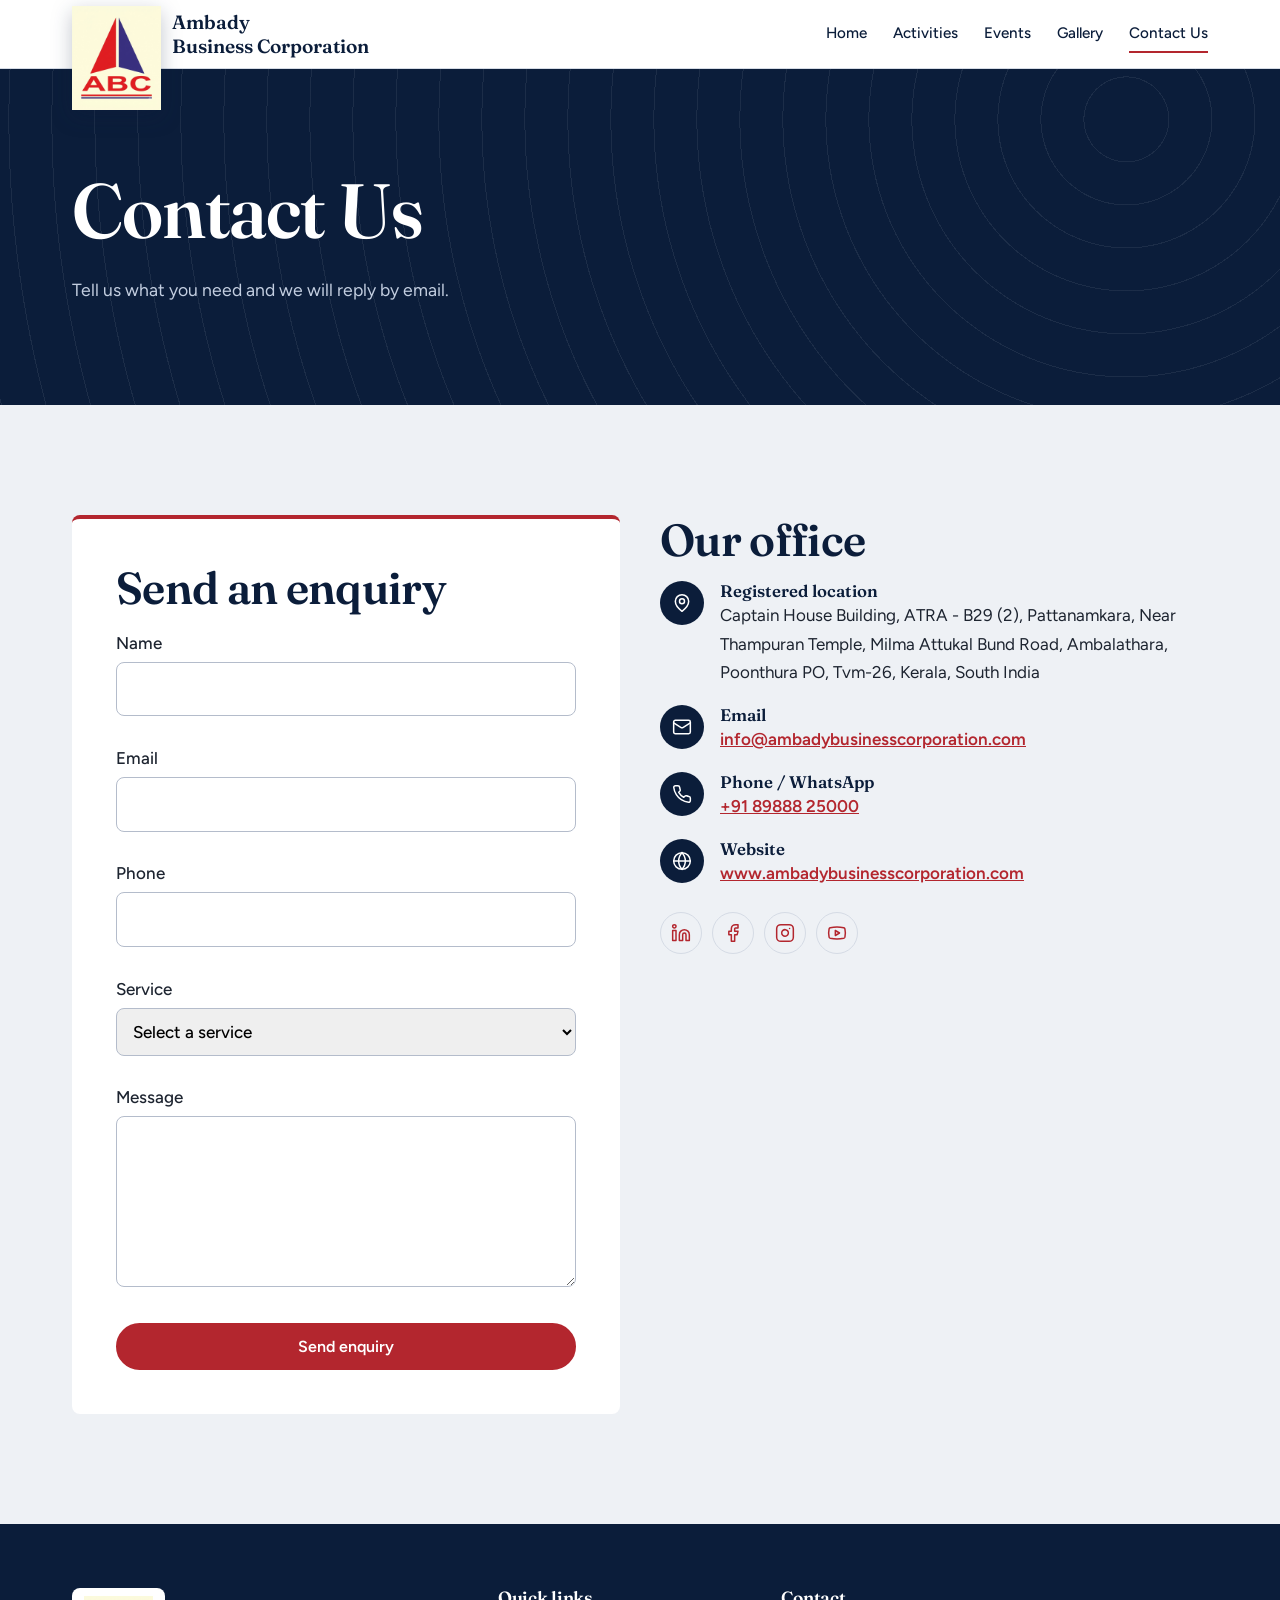
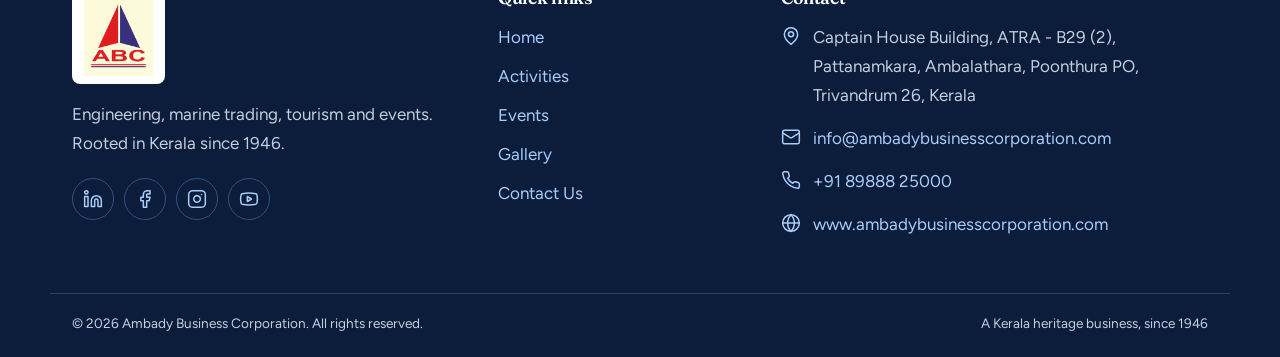
<file: contact.html>
<!DOCTYPE html>
<html lang="en"><head><meta charset="utf-8"><meta name="viewport" content="width=device-width,initial-scale=1">
<title>Contact Us | Ambady Business Corporation, Trivandrum</title>
<meta name="description" content="Contact Ambady Business Corporation in Poonthura, Trivandrum, Kerala. Send an enquiry or visit our office.">
<meta name="keywords" content="contact Ambady Business Corporation, Trivandrum office, Poonthura">
<link rel="canonical" href="https://ambadybusinesscorporation.com/contact.html">
<meta property="og:type" content="website"><meta property="og:title" content="Contact Us | Ambady Business Corporation, Trivandrum"><meta property="og:description" content="Contact Ambady Business Corporation in Poonthura, Trivandrum, Kerala. Send an enquiry or visit our office."><meta property="og:url" content="https://ambadybusinesscorporation.com/contact.html"><meta property="og:image" content="https://images.unsplash.com/photo-1507525428034-b723cf961d3e?w=1200&q=70">
<link rel="preconnect" href="https://fonts.googleapis.com"><link rel="preconnect" href="https://fonts.gstatic.com" crossorigin>
<link href="https://fonts.googleapis.com/css2?family=Fraunces:opsz,wght@9..144,400;9..144,600&family=Figtree:wght@400;500;600&display=swap" rel="stylesheet">
<link rel="stylesheet" href="style.css"></head><body>
<div id="site-header"></div><main>
<section class="banner"><div class="wrap"><h1>Contact Us</h1><p>Tell us what you need and we will reply by email.</p></div></section>
<section class="alt contact"><div class="wrap two"><div><h2>Send an enquiry</h2>
<form id="enquiry" novalidate>
<label>Name<input id="name" autocomplete="name"><span class="err" aria-live="polite"></span></label>
<label>Email<input id="email" type="email" autocomplete="email"><span class="err" aria-live="polite"></span></label>
<label>Phone<input id="phone" type="tel" autocomplete="tel"><span class="err" aria-live="polite"></span></label>
<label>Service<select id="service"><option value="">Select a service</option><option>Project Management Consultancy</option><option>Marine &amp; Oil &amp; Gas Trading</option><option>Manpower &amp; Recruitment</option><option>Technical Compliance</option><option>Resorts &amp; Hotels</option><option>Boat Clubs</option><option>Ambady Events</option></select><span class="err" aria-live="polite"></span></label>
<label>Message<textarea id="msg" rows="5"></textarea><span class="err" aria-live="polite"></span></label>
<button class="btn" type="submit">Send enquiry</button>
<p id="done" class="ok" hidden>Thanks. Your enquiry is ready; connect the form to your email or backend service to receive it.</p></form></div>
<div><h2>Our office</h2><ul class="info"><li><span class="ic" data-i="pin"></span><div><strong>Registered location</strong>Captain House Building, ATRA - B29 (2), Pattanamkara, Near Thampuran Temple, Milma Attukal Bund Road, Ambalathara, Poonthura PO, Tvm-26, Kerala, South India</div></li>
<li><span class="ic" data-i="mail"></span><div><strong>Email</strong><a href="mailto:info@ambadybusinesscorporation.com">info@ambadybusinesscorporation.com</a></div></li>
<li><span class="ic" data-i="phone"></span><div><strong>Phone / WhatsApp</strong><a href="tel:+918988825000">+91 89888 25000</a></div></li>
<li><span class="ic" data-i="globe"></span><div><strong>Website</strong><a href="https://www.ambadybusinesscorporation.com">www.ambadybusinesscorporation.com</a></div></li></ul>
<div class="soc"><a href="#" aria-label="LinkedIn"><span data-i="linkedin"></span></a><a href="#" aria-label="Facebook"><span data-i="facebook"></span></a><a href="#" aria-label="Instagram"><span data-i="instagram"></span></a><a href="#" aria-label="YouTube"><span data-i="youtube"></span></a></div>
<iframe title="Office location map" loading="lazy" src="https://www.google.com/maps?q=Poonthura,Thiruvananthapuram,Kerala&output=embed"></iframe></div></div></section>
</main><div id="site-footer"></div><script src="script.js" defer></script></body></html>
</file>
<file: style.css>
:root{--navy:#0b1d3a;--sea:#173a6b;--red:#b3262e;--mist:#eef1f5;--ink:#1d2430;--mute:#59647a;--line:#d5dbe5;--r:8px}
*{box-sizing:border-box;margin:0}
html{scroll-behavior:smooth}
body{font:17px/1.7 'Figtree',sans-serif;color:var(--ink);background:#fff}
h1,h2,h3{font-family:'Fraunces',serif;font-weight:600;color:var(--navy);line-height:1.1;letter-spacing:-.015em}
h1{font-size:clamp(2.3rem,6vw,4.8rem)}h2{font-size:clamp(1.8rem,3.6vw,2.8rem);margin-bottom:1rem}h3{font-size:1.25rem;margin-bottom:.3rem}
img{display:block;width:100%;height:100%;object-fit:cover}
.wrap{max-width:1180px;margin:auto;padding:0 22px}
section{padding:clamp(56px,9vw,110px) 0}.alt{background:var(--mist)}
.btn{display:inline-block;padding:12px 26px;border-radius:99px;background:var(--red);color:#fff;text-decoration:none;font:600 1rem 'Figtree',sans-serif;border:2px solid var(--red);cursor:pointer}
.btn.ghost{background:transparent;border-color:rgba(255,255,255,.6)}
:focus-visible{outline:3px solid var(--red);outline-offset:3px}
header{position:sticky;top:0;z-index:20;background:rgba(255,255,255,.88);backdrop-filter:blur(10px);border-bottom:1px solid var(--line)}
header .wrap{display:flex;align-items:center;justify-content:space-between;height:68px}
.logo{font:600 1.15rem 'Fraunces',serif;color:var(--navy);text-decoration:none}.logo b{color:var(--red);margin-right:6px}
nav{display:flex;gap:26px;align-items:center}nav a{text-decoration:none;font-weight:500;font-size:.95rem}nav a.on{color:var(--red)}nav .btn{color:#fff;padding:9px 20px}
.burger{display:none;background:none;border:0;font-size:1.7rem;color:var(--navy)}
.mast,.banner{background:var(--navy) repeating-radial-gradient(circle at 88% 15%,transparent 0 42px,rgba(255,255,255,.07) 42px 43px);color:#fff}
.mast{padding:clamp(80px,13vw,150px) 0 clamp(56px,8vw,96px)}.banner{padding:clamp(60px,9vw,100px) 0}
.mast h1,.banner h1{color:#fff;max-width:15ch}.banner h1{max-width:20ch}
.ln{display:block;overflow:hidden;padding-bottom:.08em}.ln>span{display:block}
.mast p,.banner p{max-width:540px;margin:22px 0 30px;color:#c3cee0;font-size:1.1rem}.banner p{margin-bottom:0}
.mast .btn+.btn{margin-left:10px}
.split{display:grid;gap:clamp(28px,6vw,72px);align-items:center}
.pic{overflow:hidden;border-radius:var(--r);background:linear-gradient(135deg,var(--navy),var(--sea))}.split .pic{aspect-ratio:4/3}
/* chairman */
.chair{display:grid;gap:clamp(32px,6vw,80px);align-items:start}
.arch{position:relative;max-width:420px;margin:0 0 0 14px}
.arch::before{content:"";position:absolute;inset:14px -14px -14px 14px;border:2px solid var(--red);border-radius:999px 999px var(--r) var(--r)}
.arch .pic{position:relative;aspect-ratio:3/4;border-radius:999px 999px var(--r) var(--r)}
.role{color:var(--red);font-weight:600;margin-bottom:22px}
blockquote{font:400 clamp(1.35rem,2.4vw,1.9rem)/1.4 'Fraunces',serif;color:var(--navy);margin:0 0 28px;padding-left:22px;border-left:3px solid var(--red)}
.facts{display:grid;gap:0;margin-top:30px;border-top:1px solid var(--line)}
.facts div{padding:14px 0;border-bottom:1px solid var(--line);display:grid;gap:2px}
.facts dt{font:600 1.1rem 'Fraunces',serif;color:var(--navy)}.facts dd{margin:0;color:var(--mute);font-size:.95rem}
/* history */
.yr{font:600 clamp(5.5rem,17vw,13rem)/.85 'Fraunces',serif;color:var(--red);letter-spacing:-.04em}
.track{list-style:none;padding:0;margin-top:56px;display:grid;gap:30px;position:relative}
.track::before{content:"";position:absolute;left:6px;top:8px;bottom:8px;width:2px;background:var(--navy)}
.track li{position:relative;padding-left:40px}
.track li::before{content:"";position:absolute;left:0;top:7px;width:14px;height:14px;border-radius:50%;background:#fff;border:3px solid var(--red)}
.track strong{display:block;font:600 1.25rem 'Fraunces',serif;color:var(--navy)}
.track p{color:var(--mute);max-width:34ch}
/* mission vision */
.mv{display:grid}
.mv>div{padding:clamp(52px,8vw,100px) max(22px,calc((100vw - 1180px)/2 + 22px))}
.mv h2{color:#fff}.mv p{max-width:46ch;font-size:1.15rem;color:#e4eaf4}
.mv .m{background:var(--navy)}.mv .v{background:var(--red)}
/* what we do */
.wwd{border-bottom:1px solid var(--line);margin-top:30px}
.wwd details{border-top:1px solid var(--line)}
.wwd summary{list-style:none;cursor:pointer;display:flex;justify-content:space-between;align-items:center;padding:24px 0;font:600 clamp(1.5rem,3.4vw,2.5rem) 'Fraunces',serif;color:var(--navy)}
.wwd summary::-webkit-details-marker{display:none}
.wwd summary::after{content:"+";font:300 2.2rem/1 'Figtree',sans-serif;color:var(--red);transition:transform .3s}
.wwd details[open] summary::after{transform:rotate(45deg)}
.wwd summary:hover{color:var(--red)}
.wwd .in{display:grid;gap:22px;padding-bottom:34px}
.wwd .pic{aspect-ratio:16/10}.wwd p{color:var(--mute);max-width:38ch;font-size:1.1rem}
.wwd a{color:var(--red);font-weight:600}
/* shared inner pages */
.vert{padding:clamp(36px,6vw,64px) 0;border-bottom:1px solid var(--line)}.vert p{margin-bottom:12px;color:var(--mute)}
.grid{display:grid;gap:0 36px;grid-template-columns:repeat(auto-fit,minmax(260px,1fr))}
.box{padding:20px 0 20px 26px;border-top:1px solid var(--line);position:relative}
.box::before{content:"";position:absolute;left:0;top:30px;width:10px;height:10px;background:var(--red);transform:rotate(45deg)}
.two{display:grid;gap:40px;grid-template-columns:repeat(auto-fit,minmax(300px,1fr))}
.tabs{display:flex;flex-wrap:wrap;gap:10px;margin-bottom:26px}
.tabs button{padding:8px 20px;border-radius:99px;border:1px solid var(--navy);background:#fff;color:var(--navy);cursor:pointer;font:inherit}.tabs button.on{background:var(--navy);color:#fff}
.gal{display:grid;gap:14px;grid-template-columns:repeat(auto-fill,minmax(240px,1fr))}
.gal .pic{aspect-ratio:4/3;cursor:zoom-in}.gal .pic.hide{display:none}
#lb{position:fixed;inset:0;background:rgba(5,12,28,.9);display:none;align-items:center;justify-content:center;z-index:50;padding:20px}
#lb.open{display:flex}#lb img{width:auto;height:auto;max-height:90vh;max-width:95vw;object-fit:contain}
form{display:grid;gap:14px}label{font-weight:500}
input,select,textarea{width:100%;padding:12px;border:1px solid #b4bccb;border-radius:var(--r);font:inherit;margin-top:4px}
.err{color:var(--red);font-size:.85rem;min-height:1em;display:block}.ok{background:#e7f4ea;padding:12px;border-radius:var(--r)}
iframe{width:100%;height:320px;border:0;border-radius:var(--r);margin-top:20px}
.cta{background:var(--red);color:#fff;text-align:center}.cta h2{color:#fff}.cta .btn{background:#fff;color:var(--red);border-color:#fff}.cta .btn.ghost{background:transparent;color:#fff}
footer{background:var(--navy);color:#c3cee0;padding:56px 0 20px}
footer .grid{gap:30px}footer h3{color:#fff}footer a{display:block;text-decoration:none;margin:4px 0}
footer .copy{border-top:1px solid #2a416b;margin-top:30px;padding-top:16px;font-size:.85rem}
@media(min-width:860px){.split{grid-template-columns:1fr 1fr}.split.rev .pic{order:2}
.chair{grid-template-columns:5fr 7fr}.facts{grid-template-columns:repeat(3,1fr);gap:0 24px}.facts div{border-bottom:0;padding-right:8px}
.hist{display:grid;grid-template-columns:auto 1fr;gap:56px;align-items:end}
.track{grid-template-columns:repeat(3,1fr);gap:30px}.track::before{left:0;right:0;top:6px;bottom:auto;width:auto;height:2px}
.track li{padding:40px 0 0}.track li::before{left:0;top:0}
.mv{grid-template-columns:1fr 1fr}.mv .v{clip-path:polygon(9% 0,100% 0,100% 100%,0 100%);margin-left:-4%;padding-left:calc(4% + 80px)}
.wwd .in{grid-template-columns:1fr 1fr;align-items:center}}
@media(max-width:860px){.burger{display:block}header nav{display:none;position:absolute;top:68px;left:0;right:0;background:#fff;flex-direction:column;padding:20px;border-bottom:1px solid var(--line)}header nav.open{display:flex}}
@media(prefers-reduced-motion:no-preference){.ln>span{animation:rise 1s cubic-bezier(.2,.8,.2,1) both}.ln:nth-child(2)>span{animation-delay:.12s}.ln:nth-child(3)>span{animation-delay:.24s}@keyframes rise{from{transform:translateY(105%)}}
.btn{transition:filter .2s}.btn:hover{filter:brightness(1.12)}.wwd details[open] .in{animation:fade .5s ease both}@keyframes fade{from{opacity:0;transform:translateY(10px)}}}
/* logo + nav refinements */
.logo{display:flex;align-items:center;gap:12px;line-height:1.1}
.logo img{width:48px;height:48px;object-fit:contain}
.logo span{font:600 1.2rem 'Fraunces',serif;color:var(--navy)}.logo small{display:block;font:500 .72rem 'Figtree',sans-serif;color:var(--mute);letter-spacing:.02em}
nav a:not(.btn){position:relative;padding:6px 0}
nav a:not(.btn)::after{content:"";position:absolute;left:0;right:0;bottom:0;height:2px;background:var(--red);transform:scaleX(0);transition:transform .25s}
nav a:not(.btn):hover::after,nav a.on::after{transform:scaleX(1)}
@media(max-width:860px){header .wrap{height:68px}.logo small{display:none}
header nav{position:fixed;top:68px;left:0;right:0;bottom:0;background:var(--navy);padding:28px 22px;gap:6px;align-items:stretch;border:0;overflow:auto}
header nav a:not(.btn){font:600 1.7rem 'Fraunces',serif;color:#fff;padding:12px 0;border-bottom:1px solid #26406b}header nav a:not(.btn)::after{display:none}header nav a.on{color:#ff9aa0}
header nav .btn{margin-top:20px;text-align:center}.burger{display:block}}
/* hero welcome */
.mast .welcome{max-width:none;font-size:clamp(2.3rem,6.6vw,5.4rem);line-height:1.02}
.lead{font:400 clamp(1.15rem,2.4vw,1.8rem)/1.35 'Fraunces',serif;color:#fff;max-width:30ch;margin:28px 0 0;padding-left:18px;border-left:3px solid var(--red)}
.mast p:not(.lead){margin-top:18px}
/* activities */
.jump{position:sticky;top:68px;z-index:10;background:rgba(255,255,255,.94);backdrop-filter:blur(10px);border-bottom:1px solid var(--line);overflow-x:auto;scrollbar-width:none}
.jump::-webkit-scrollbar{display:none}
.jump .wrap{display:flex;justify-content:center;gap:12px;padding-top:14px;padding-bottom:14px;white-space:nowrap}
nav.jump a:not(.btn){display:inline-flex;flex:none;align-items:center;justify-content:center;min-height:44px;padding:10px 22px;border:1px solid #d5dbe5;border-radius:99px;background:#fff;box-shadow:0 2px 8px rgba(11,29,58,.06);text-decoration:none;font-size:.95rem;line-height:1.3;font-weight:600;color:var(--navy);transition:background .2s,border-color .2s,color .2s,box-shadow .2s,transform .2s}
.jump a::after{display:none}
nav.jump a:not(.btn):hover,nav.jump a:not(.btn):focus-visible{background:var(--navy);border-color:var(--navy);color:#fff;box-shadow:0 5px 14px rgba(11,29,58,.16);transform:translateY(-1px)}
.jump a:focus-visible{outline-offset:3px}
@media(max-width:860px){.jump .wrap{justify-content:flex-start;gap:10px;padding-top:11px;padding-bottom:11px}.jump a:not(.btn){min-height:42px;padding:9px 17px;font-size:.9rem}}
.vert{scroll-margin-top:130px}.vert h2{padding-top:14px;border-top:3px solid var(--red);display:inline-block}
/* events */
.band{background:var(--navy);color:#e4eaf4}.band h2{color:#fff}.band .box{border-color:#2a416b}.band h3{color:#fff}
/* gallery bento */
.gal{grid-auto-rows:170px;grid-auto-flow:dense}.gal .pic{aspect-ratio:auto;height:100%}
.gal .pic:nth-child(5n+1){grid-row:span 2}.gal .pic:nth-child(7n+3){grid-column:span 2}
.gal .pic img{transition:transform .5s}.gal .pic:hover img{transform:scale(1.05)}
/* contact */
.contact .two>div:first-child{background:#fff;padding:clamp(24px,4vw,44px);border-radius:var(--r);border-top:4px solid var(--red)}
.contact .two>div:last-child a{color:var(--red);font-weight:600}
/* v4: nav colour, overlapping vertical logo, footer, icons */
nav a:not(.btn),nav a.on{color:#0b1d3a}
nav a:not(.btn):hover{color:#0b1d3a}
nav .btn{color:#fff}
header .logo{position:relative;display:flex;align-items:center;height:68px;width:auto;flex:none;padding-left:100px}
header .logo img{position:absolute;top:6px;left:0;height:104px;width:auto;max-width:none;object-fit:contain;filter:drop-shadow(0 6px 10px rgba(11,29,58,.25))}
header .logo .brand-name{font:600 1.15rem/1.05 'Fraunces',serif;color:var(--navy);white-space:nowrap}
header .logo .brand-name span{display:block}
header .wrap{position:relative}
.i{width:20px;height:20px;flex:none;display:block}
.soc{display:flex;gap:10px;flex-wrap:wrap}
.soc a{width:42px;height:42px;border-radius:50%;border:1px solid #34507f;display:grid;place-items:center;color:#a9cdfb;margin:0;transition:background .2s,color .2s,border-color .2s}
.soc a:hover{background:#fff;color:var(--navy);border-color:#fff}
footer{padding:64px 0 0}
footer .fgrid{display:grid;gap:36px;grid-template-columns:1fr}
footer h3{font-size:1.1rem;margin-bottom:16px}
footer ul{list-style:none;padding:0}
footer a{display:inline;color:#a9cdfb;text-decoration:none;margin:0;transition:color .2s}
footer a:hover{color:#fff;text-decoration:underline;text-underline-offset:4px}
footer .soc a{display:grid}
.fbrand p{margin:16px 0 20px;max-width:34ch;color:#c3cee0}
.flogo{display:block;width:max-content;background:#fff;border-radius:var(--r);padding:8px 12px}.flogo img{height:80px;width:auto}
.flinks li{margin-bottom:10px}
.finfo li{display:flex;gap:12px;align-items:flex-start;margin-bottom:14px;color:#c3cee0}.finfo .i{color:#a9cdfb;margin-top:3px}.finfo a{overflow-wrap:anywhere}
footer .copy{display:flex;flex-wrap:wrap;gap:6px 24px;justify-content:space-between;margin-top:40px;padding-top:18px;padding-bottom:22px}
.info{list-style:none;padding:0;display:grid;gap:18px;margin:0 0 24px}
.info li{display:flex;gap:16px;align-items:flex-start}.info strong{display:block;font:600 1.05rem 'Fraunces',serif;color:var(--navy)}.info div{overflow-wrap:anywhere}
.ic{width:44px;height:44px;border-radius:50%;background:var(--navy);color:#fff;display:grid;place-items:center;flex:none}
.contact .soc a{border-color:var(--line);color:var(--navy);font-weight:400}.contact .soc a:hover{background:var(--navy);color:#fff;text-decoration:none}
@media(min-width:620px){footer .fgrid{grid-template-columns:1fr 1fr}.fbrand{grid-column:1/-1}}
@media(min-width:960px){footer .fgrid{grid-template-columns:1.3fr .8fr 1.5fr;gap:56px}.fbrand{grid-column:auto}}
@media(max-width:860px){
header .logo{padding-left:78px;min-width:0}header .logo img{top:4px;height:78px}
header .logo .brand-name{font:600 clamp(.72rem,2.7vw,.9rem)/1.05 'Fraunces',serif;white-space:nowrap}
header .logo .brand-name span{font:inherit}
header{backdrop-filter:none}
header nav{background:#fff;border-top:1px solid var(--line)}
header nav{position:fixed;top:68px;left:0;right:0;bottom:0;width:auto;height:auto;max-height:none;z-index:21}
header nav a:not(.btn),header nav a.on{color:#0b1d3a;border-bottom:1px solid var(--line)}header nav a.on{border-bottom-color:var(--red)}}
@media(max-width:380px){
header .wrap{padding-right:14px;padding-left:14px}
header .logo{padding-left:68px}header .logo img{height:76px}
header .logo .brand-name{font:600 .68rem/1.05 'Fraunces',serif}
}
@media(max-width:260px){
header .wrap{padding-right:8px;padding-left:8px}
header .logo{padding-left:56px}header .logo img{height:62px}
header .logo .brand-name{font:600 .65rem/1.05 'Fraunces',serif}
}
</file>
